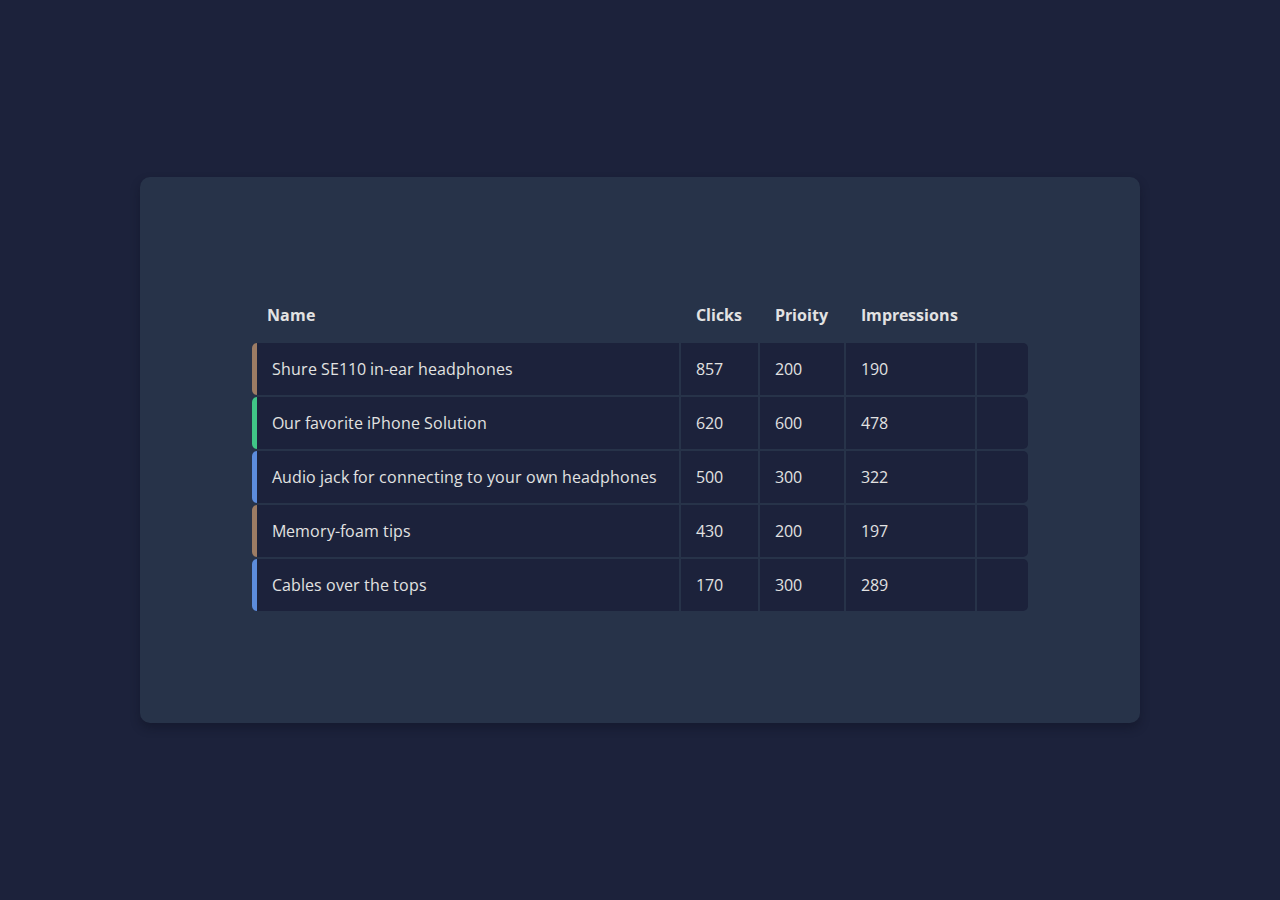
<file: ads-manager/index.html>
<!DOCTYPE html>
<html lang="en">
	<head>
		<meta charset="UTF-8" />
		<meta name="viewport" content="width=device-width, initial-scale=1.0" />
        <title>Ads managers</title>
        <link
			rel="stylesheet"
			href="https://cdnjs.cloudflare.com/ajax/libs/font-awesome/5.13.1/css/all.min.css"
			integrity="sha256-2XFplPlrFClt0bIdPgpz8H7ojnk10H69xRqd9+uTShA="
			crossorigin="anonymous"
		/>
		<link rel="stylesheet" href="./style.css" />
	</head>
	<body>
		<div class="container">
			<table>
				<thead>
					<tr>
						<th>Name</th>
						<th>Clicks</th>
						<th>Prioity</th>
						<th>Impressions</th>
					</tr>
				</thead>
				<tbody>
					<tr class="priority-200">
						<td>Shure SE110 in-ear headphones</td>
						<td>857</td>
						<td>
							<i class="fas fa-circle"></i>
							200
						</td>
						<td>190</td>
						<td>
							<button class="delete">
								<i class="fas fa-trash"></i>
							</button>
						</td>
					</tr>
					<tr class="priority-600">
						<td>Our favorite iPhone Solution</td>
						<td>620</td>
						<td>
							<i class="fas fa-circle"></i>
							600
						</td>
						<td>478</td>
						<td>
							<button class="delete">
								<i class="fas fa-trash"></i>
							</button>
						</td>
					</tr>
					<tr class="priority-300">
						<td>
							Audio jack for connecting to your own headphones
						</td>
						<td>500</td>
						<td>
							<i class="fas fa-circle"></i>
							300
						</td>
						<td>322</td>
						<td>
							<button class="delete">
								<i class="fas fa-trash"></i>
							</button>
						</td>
					</tr>
					<tr class="priority-200">
						<td>Memory-foam tips</td>
						<td>430</td>
						<td>
							<i class="fas fa-circle"></i>
							200
						</td>
						<td>197</td>
						<td>
							<button class="delete">
								<i class="fas fa-trash"></i>
							</button>
						</td>
					</tr>
					<tr class="priority-300">
						<td>Cables over the tops</td>
						<td>170</td>
						<td>
							<i class="fas fa-circle"></i>
							300
						</td>
						<td>289</td>
						<td>
							<button class="delete">
								<i class="fas fa-trash"></i>
							</button>
						</td>
					</tr>
				</tbody>
			</table>
		</div>
	</body>
</html>
</file>
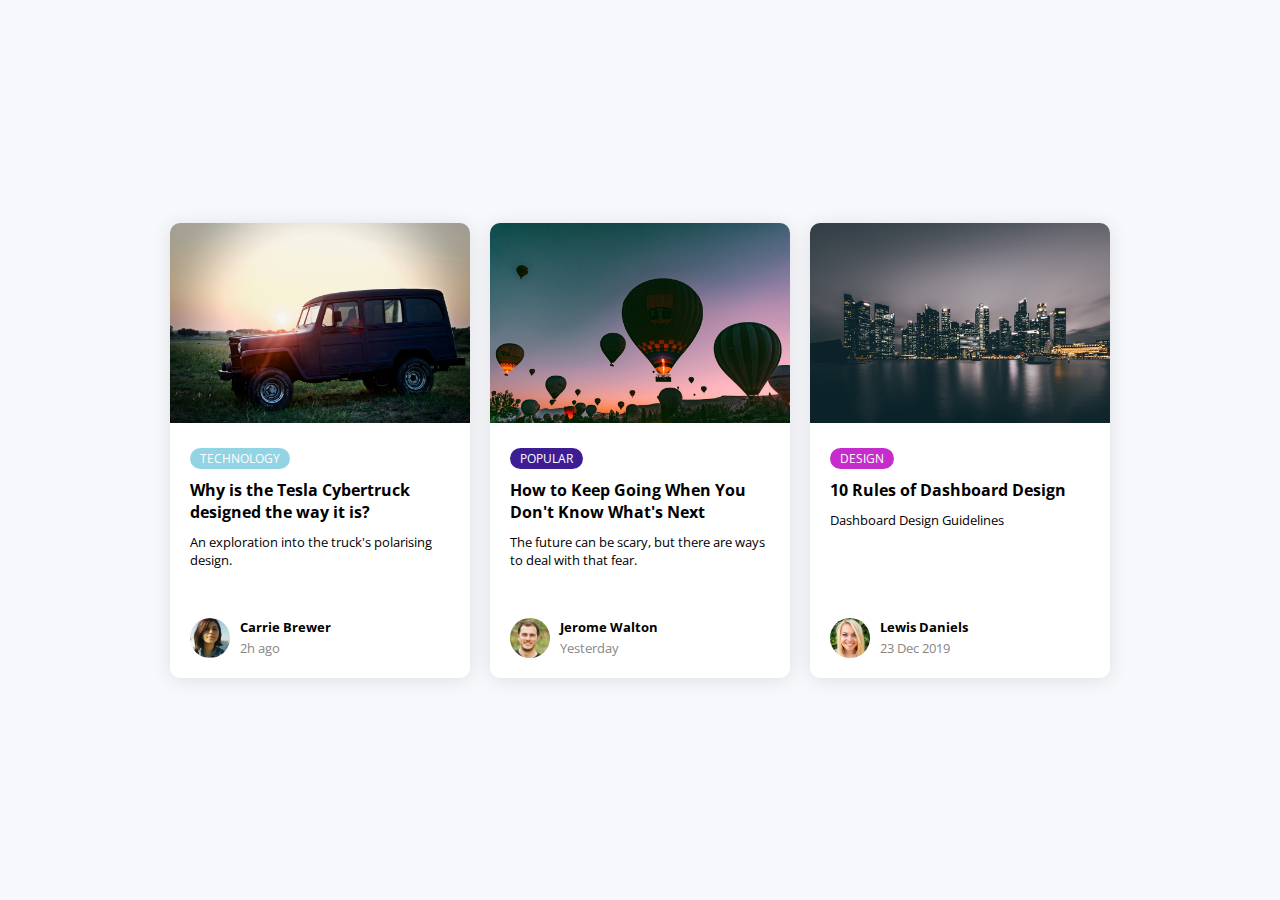
<file: blog-posts/index.html>
<!DOCTYPE html>
<html lang="en">
	<head>
		<meta charset="UTF-8" />
		<meta name="viewport" content="width=device-width, initial-scale=1.0" />
		<title>blog-posts</title>
		<link rel="stylesheet" href="./style.css" />
	</head>
	<body>
		<div class="container">
			<div class="card">
				<div class="card-header">
					<img src="./images/rover.jpeg" alt="rover" />
				</div>
				<div class="card-body">
					<span class="tag tag-teal">Technology</span>
					<h4>Why is the Tesla Cybertruck designed the way it is?</h4>
					<p>An exploration into the truck's polarising design.</p>
					<div class="user">
						<img src="./images/user-1.jpg" alt="user 1" />
						<div class="user-info">
							<h5>Carrie Brewer</h5>
							<small>2h ago</small>
						</div>
					</div>
				</div>
			</div>
			<div class="card">
				<div class="card-header">
					<img src="./images/ballons.jpeg" alt="ballons" />
				</div>
				<div class="card-body">
					<span class="tag tag-purple">Popular</span>
					<h4>How to Keep Going When You Don't Know What's Next</h4>
					<p>
						The future can be scary, but there are ways to deal with
						that fear.
					</p>
					<div class="user">
						<img src="./images/user-2.jpg" alt="user 2" />
						<div class="user-info">
							<h5>Jerome Walton</h5>
							<small>Yesterday</small>
						</div>
					</div>
				</div>
			</div>
			<div class="card">
				<div class="card-header">
					<img src="./images/city.jpeg" alt="city" />
				</div>
				<div class="card-body">
					<span class="tag tag-pink">Design</span>
					<h4>10 Rules of Dashboard Design</h4>
					<p>Dashboard Design Guidelines</p>
					<div class="user">
						<img src="./images/user-3.jpg" alt="user 3" />
						<div class="user-info">
							<h5>Lewis Daniels</h5>
							<small>23 Dec 2019</small>
						</div>
					</div>
				</div>
			</div>
		</div>
	</body>
</html>
</file>
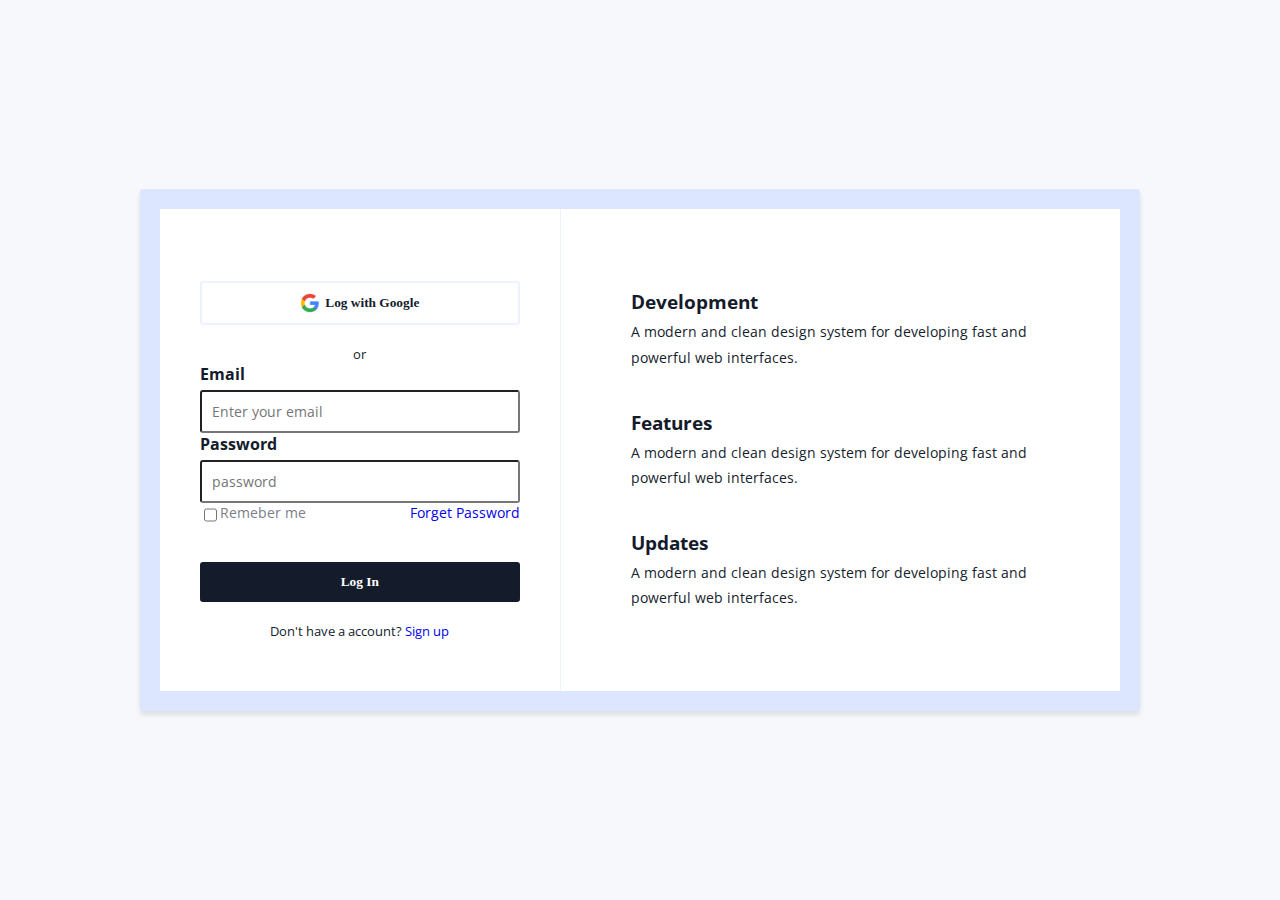
<file: login/index.html>
<!DOCTYPE html>
<html lang="en">
	<head>
		<meta charset="UTF-8" />
		<meta
			name="viewpor<link rel='stylesheet' href='https://cdnjs.cloudflare.com/ajax/libs/font-awesome/5.13.1/css/all.css'/>t"
			content="width=device-width, initial-scale=1.0"
		/>
		<title>Login</title>
		<link rel="stylesheet" href="./style.css" />
		<link
			rel="stylesheet"
			href="https://cdnjs.cloudflare.com/ajax/libs/font-awesome/5.13.1/css/all.min.css"
			integrity="sha256-2XFplPlrFClt0bIdPgpz8H7ojnk10H69xRqd9+uTShA="
			crossorigin="anonymous"
		/>
	</head>
	<body>
		<div class="container">
			<form>
				<button class="btn btn-ghost">
					<img src="./images/google.png" alt="" />
					Log with Google
				</button>
				<small>or</small>
				<div class="form-control">
					<label for="email">Email</label>
					<input
						type="email"
						name="email"
						id="email"
						placeholder="Enter your email"
					/>
				</div>
				<div class="form-control">
					<label for="password">Password</label>
					<input
						type="password"
						name="password"
						id="password"
						placeholder="password"
					/>
				</div>

				<div class="checkbox-container">
					<input type="checkbox" name="" id="remeber" />
					<label for="remeber">Remeber me</label>

					<a href="#">Forget Password</a>
				</div>

				<button class="btn">Log In</button>
				<small>Don't have a account? <a href="#">Sign up</a></small>
			</form>
			<div class="features">
				<div class="feature">
					<i class="fas fa-code"></i>
					<h3>Development</h3>
					<p>
						A modern and clean design system for developing fast and
						powerful web interfaces.
					</p>
				</div>
				<div class="feature">
					<i class="fas fa-gift"></i>
					<h3>Features</h3>
					<p>
						A modern and clean design system for developing fast and
						powerful web interfaces.
					</p>
				</div>
				<div class="feature">
					<i class="fas fa-edit"></i>
					<h3>Updates</h3>
					<p>
						A modern and clean design system for developing fast and
						powerful web interfaces.
					</p>
				</div>
			</div>
		</div>
	</body>
</html>
</file>
<file: ads-manager/style.css>
@import url('https://fonts.googleapis.com/css2?family=Open+Sans:wght@400;600&display=swap');

* {
	box-sizing: border-box;
}

body {
	background-color: #1c223b;
	color: #fff;
	font-family: 'Open Sans', sans-serif;
	display: flex;
	align-items: center;
	justify-content: center;
	height: 100vh;
	margin: 0;
}

.container {
	background-color: #273349;
	border-radius: 10px;
	box-shadow: 0 5px 10px rgba(12, 16, 31, 0.4);
	padding: 100px;
	margin: auto;
	width: 1000px;
}

table {
	color: #e2e2e2;
	padding: 10px;
	width: 100%;
}

table th,
table td {
	padding: 15px;
	text-align: left;
}

table tbody tr {
	background-color: #1c223b;
}

table tbody tr:hover {
	background-color: #151b31;
	box-shadow: 0 3px 5px rgba(0, 0, 0, 0.2);
}

table tbody tr td:first-of-type {
	border-top-left-radius: 5px;
	border-bottom-left-radius: 5px;
}

table tbody tr td:last-of-type {
	border-top-right-radius: 5px;
	border-bottom-right-radius: 5px;
	text-align: center;
}

table tbody tr.priority-200 td:first-of-type {
	border-left: 5px solid #9c7c64;
}

table tbody tr.priority-300 td:first-of-type {
	border-left: 5px solid #5c8cdc;
}

table tbody tr.priority-600 td:first-of-type {
	border-left: 5px solid #40c587;
}

table tbody tr td .fa-circle {
	transform: scale(0.5);
}

table tbody tr.priority-200 td .fa-circle {
	color: #9c7c64;
}

table tbody tr.priority-300 td .fa-circle {
	color: #5c8cdc;
}

table tbody tr.priority-600 td .fa-circle {
	color: #40c587;
}

.delete {
	cursor: pointer;
	background-color: #242c4c;
	border: 0;
	border-end-end-radius: 2px;
	color: #909090;
	font-size: 16px;
	padding: 5px 10px;
	opacity: 0;
}

table tbody tr:hover .delete {
	opacity: 1;
}

@media (max-width: 768px) {
	.container {
		padding: 20px;
	}
	table tbody tr .delete {
		opacity: 1;
	}
	table th:nth-of-type(3),
	table td:nth-of-type(3) {
		display: none;
	}
}
</file>
<file: blog-posts/style.css>
@import url('https://fonts.googleapis.com/css2?family=Open+Sans:wght@400;600&display=swap');

* {
	box-sizing: border-box;
}

body {
	background-color: #f7f8fc;
	font-family: 'Open Sans', sans-serif;
	display: flex;
	align-items: center;
	justify-content: center;
	height: 100vh;
	margin: 0;
}

.container {
	display: grid; /* 任何子元件(card) 都會呈現 grid 模式*/
	grid-template-columns: repeat(3, 1fr); /*3個子元件*/
	gap: 20px;
	width: 940px;
	margin: auto;
}

.card {
	background-color: #fff;
	border-radius: 10px;
	box-shadow: 0 2px 20px rgba(0, 0, 0, 0.1);
	overflow: hidden; /*隱藏卷軸*/
	width: 300px;
}

.card-header img {
	width: 100%;
	height: 200px;
	object-fit: cover; /*bg-size & bg-cover*/
}

.card-body {
	display: flex;
	flex-direction: column;
	align-items: start;
	padding: 20px;
	min-height: 250px;
}

.tag {
	background-color: #ccc;
	border-radius: 50px;
	font-size: 12px;
	margin: 0;
	color: #fff;
	padding: 2px 10px;
	text-transform: uppercase;
}

.tag-teal {
	background-color: #92d4e4;
}

.tag-purple {
	background-color: #3d1d94;
}

.tag-pink {
	background-color: #c62bcb;
}

.card-body h4 {
	margin: 10px 0;
}

.card-body p {
	font-size: 13px;
	margin: 0 0 40px;
}

.user {
	display: flex;
	margin-top: auto;
}

.user img {
	width: 40px;
	height: 40px;
	border-radius: 50%;
	margin-right: 10px;
}

.user-info h5 {
	margin: 0;
}

.user-info small {
	color: #888785;
}

@media (max-width: 940px) {
	.container {
		grid-template-columns: 1fr;
		justify-items: center; /* grid 語法 不是 flex*/
	}
}
</file>
<file: login/style.css>
@import url('https://fonts.googleapis.com/css2?family=Open+Sans:wght@400;600&display=swap');

* {
	box-sizing: border-box;
}

body {
	background-color: #f7f8fc;
	color: #141c2c;
	font-family: 'Open Sans', sans-serif;
	display: flex;
	align-items: center;
	justify-content: center;
	height: 100vh;
	margin: 0;
}

a {
	columns: #2762eb;
	text-decoration: none;
}

.container {
	background-color: #fff;
	border-radius: 3px;
	border: 20px solid #dce7ff;
	width: 1000px;
	max-width: 100%;
	display: flex;
	box-shadow: 0 4px 5px rgba(0, 0, 0, 0.1);
}

form {
	border-right: 1px solid #ecf2ff;
	display: flex;
	flex-direction: column;
	align-items: center;
	justify-content: center;
	padding: 40px;
	flex: 1;
}

.form-control {
	margin-right: 10px 0;
	width: 100%;
}

label {
	display: inline-block;
	font-weight: bold;
	margin-bottom: 5px;
}

input:not([type='checkbox']) {
	background-color: transparent;
	border: 2px solod #ecf2ff;
	border-radius: 3px;
	font-family: inherit;
	font-size: 14px;
	padding: 10px;
	width: 100%;
}

.checkbox-container {
	display: flex;
	justify-content: space-between;
	font-size: 14px;
	margin-bottom: 15px;
	width: 100%;
}

.checkbox-container label {
	color: #7a7e8c;
	font-weight: normal;
}

.checkbox-container a {
	margin-left: auto;
}

.btn {
	background-color: #141c2c;
	border: 2px solid #141c2c;
	border-radius: 3px;
	color: #fff;
	display: flex;
	align-items: center;
	justify-content: center;
	font-family: initial;
	font-weight: bold;
	font-size: 14pz;
	padding: 10px;
	margin: 20px 0;
	width: 100%;
	cursor: pointer;
}

.btn-ghost {
	background: transparent;
	border-color: #ecf2ff;
	color: #141c2c;
}

.btn img {
	margin-right: 5px;
	width: 20px;
}

.features {
	flex: 1.5;
	padding: 40px;
}

.feature {
	padding-left: 30px;
	position: relative;
	margin: 40px 0;
}

.feature i {
	color: #2762eb;
	position: absolute;
	top: 5px;
	left: 5px;
}

.feature h3 {
	margin: 0;
}

.feature p {
	font-size: 14px;
	line-height: 1.8;
	margin: 5px 0;
}

@media (max-width: 768px) {
	.container {
		flex-direction: column;
	}

	form {
		border-right: 0;
	}
}
</file>
